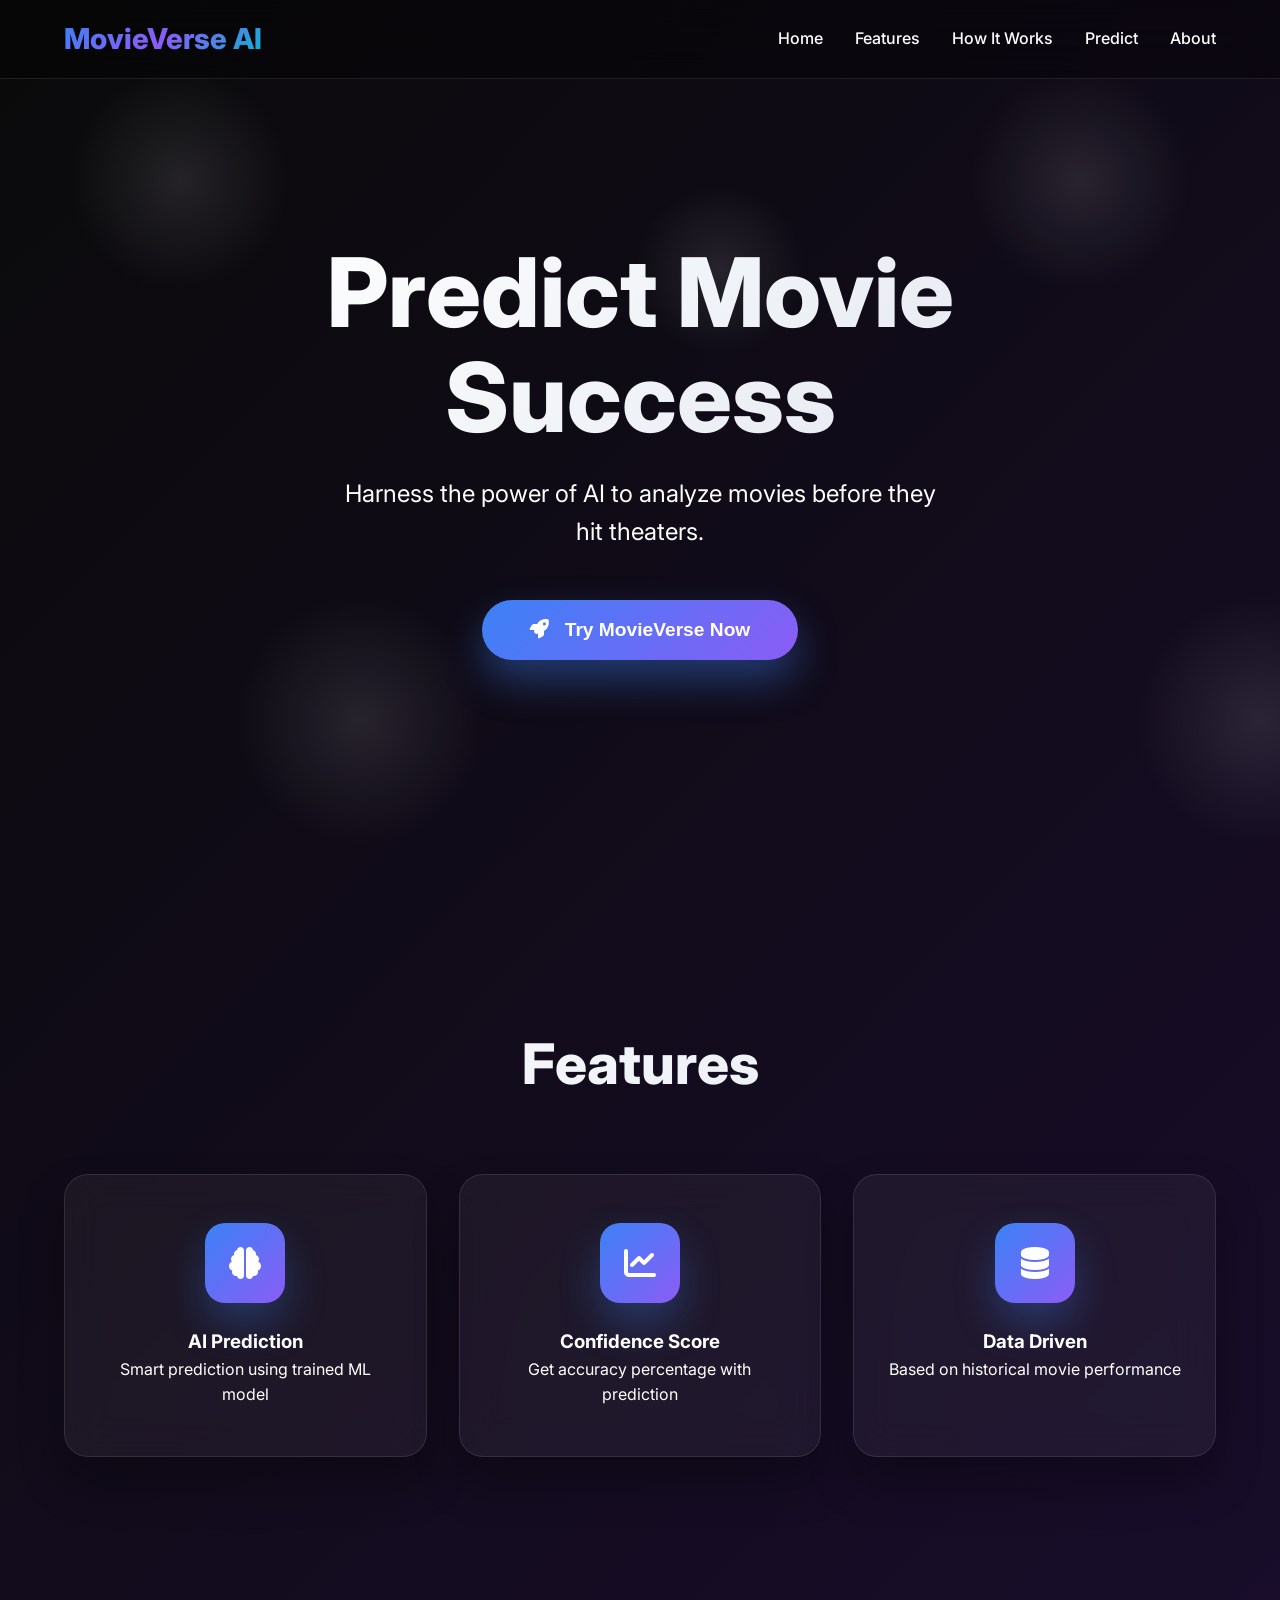
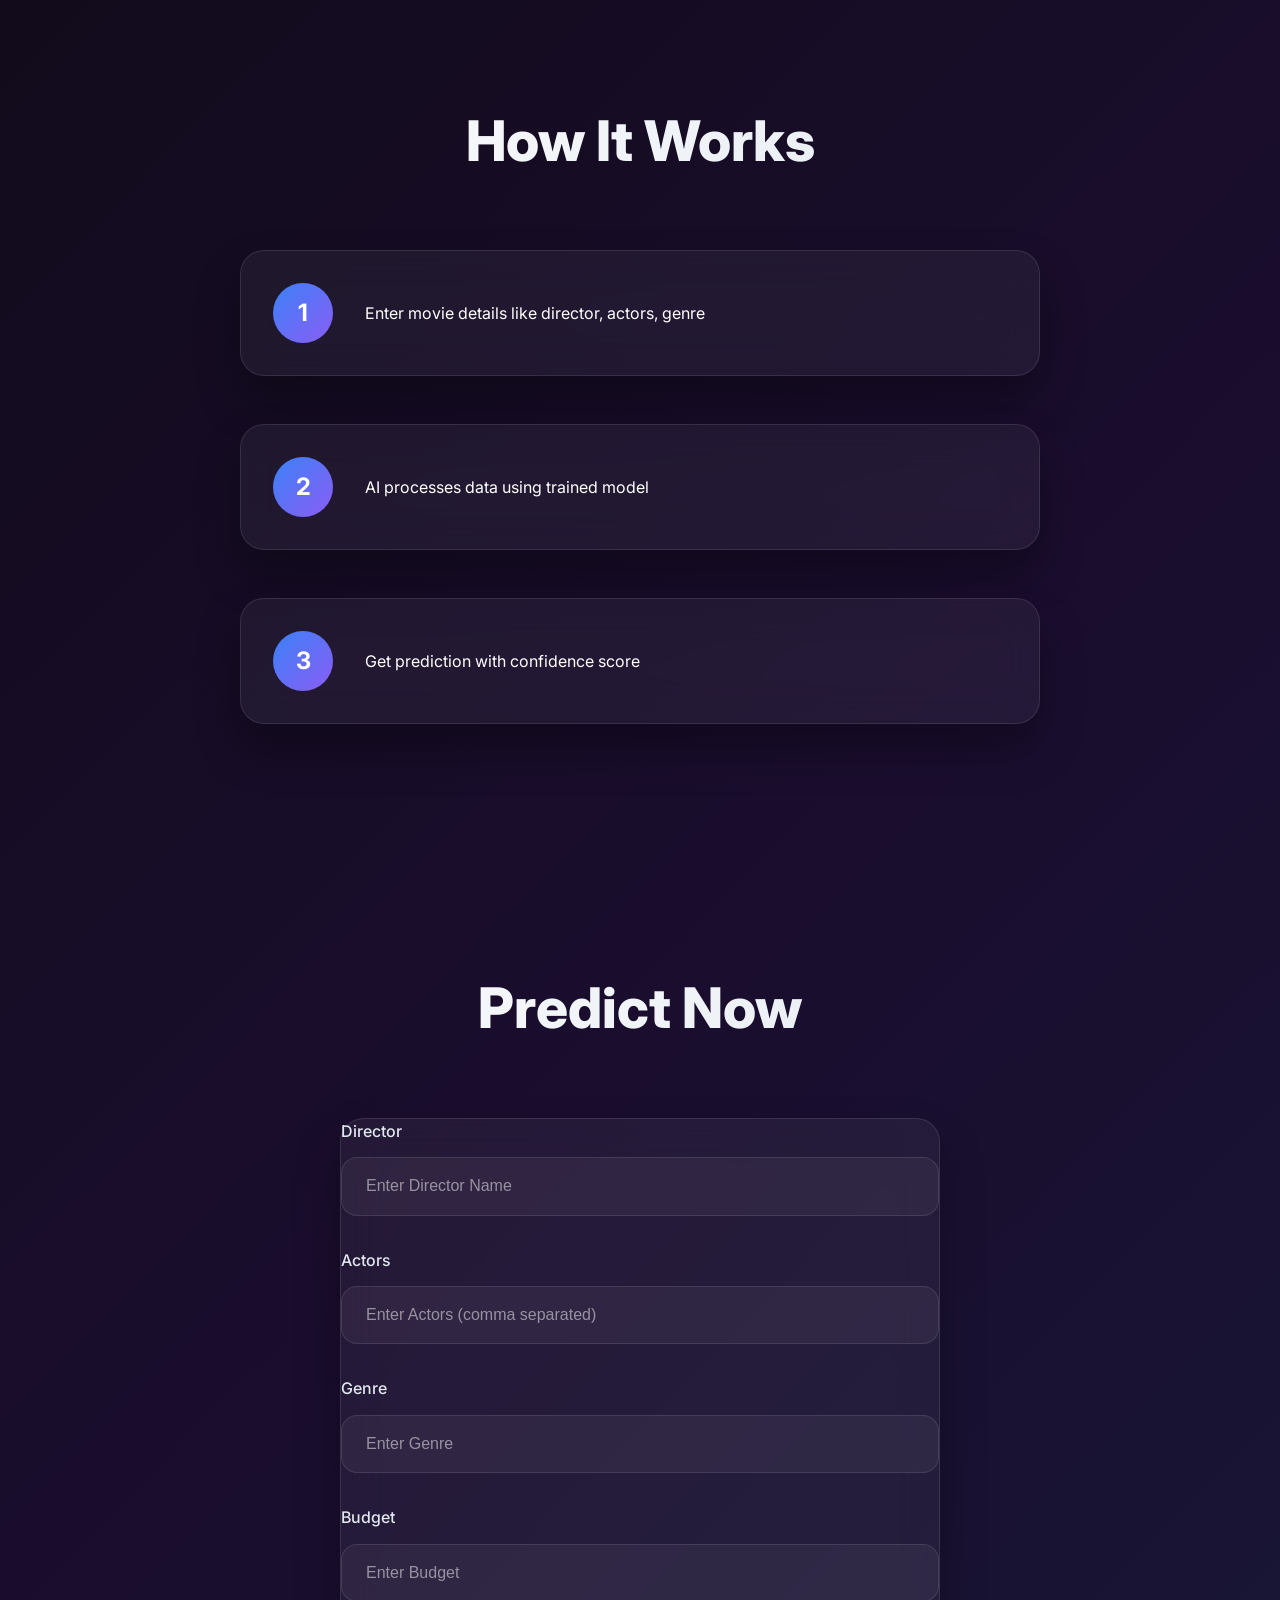
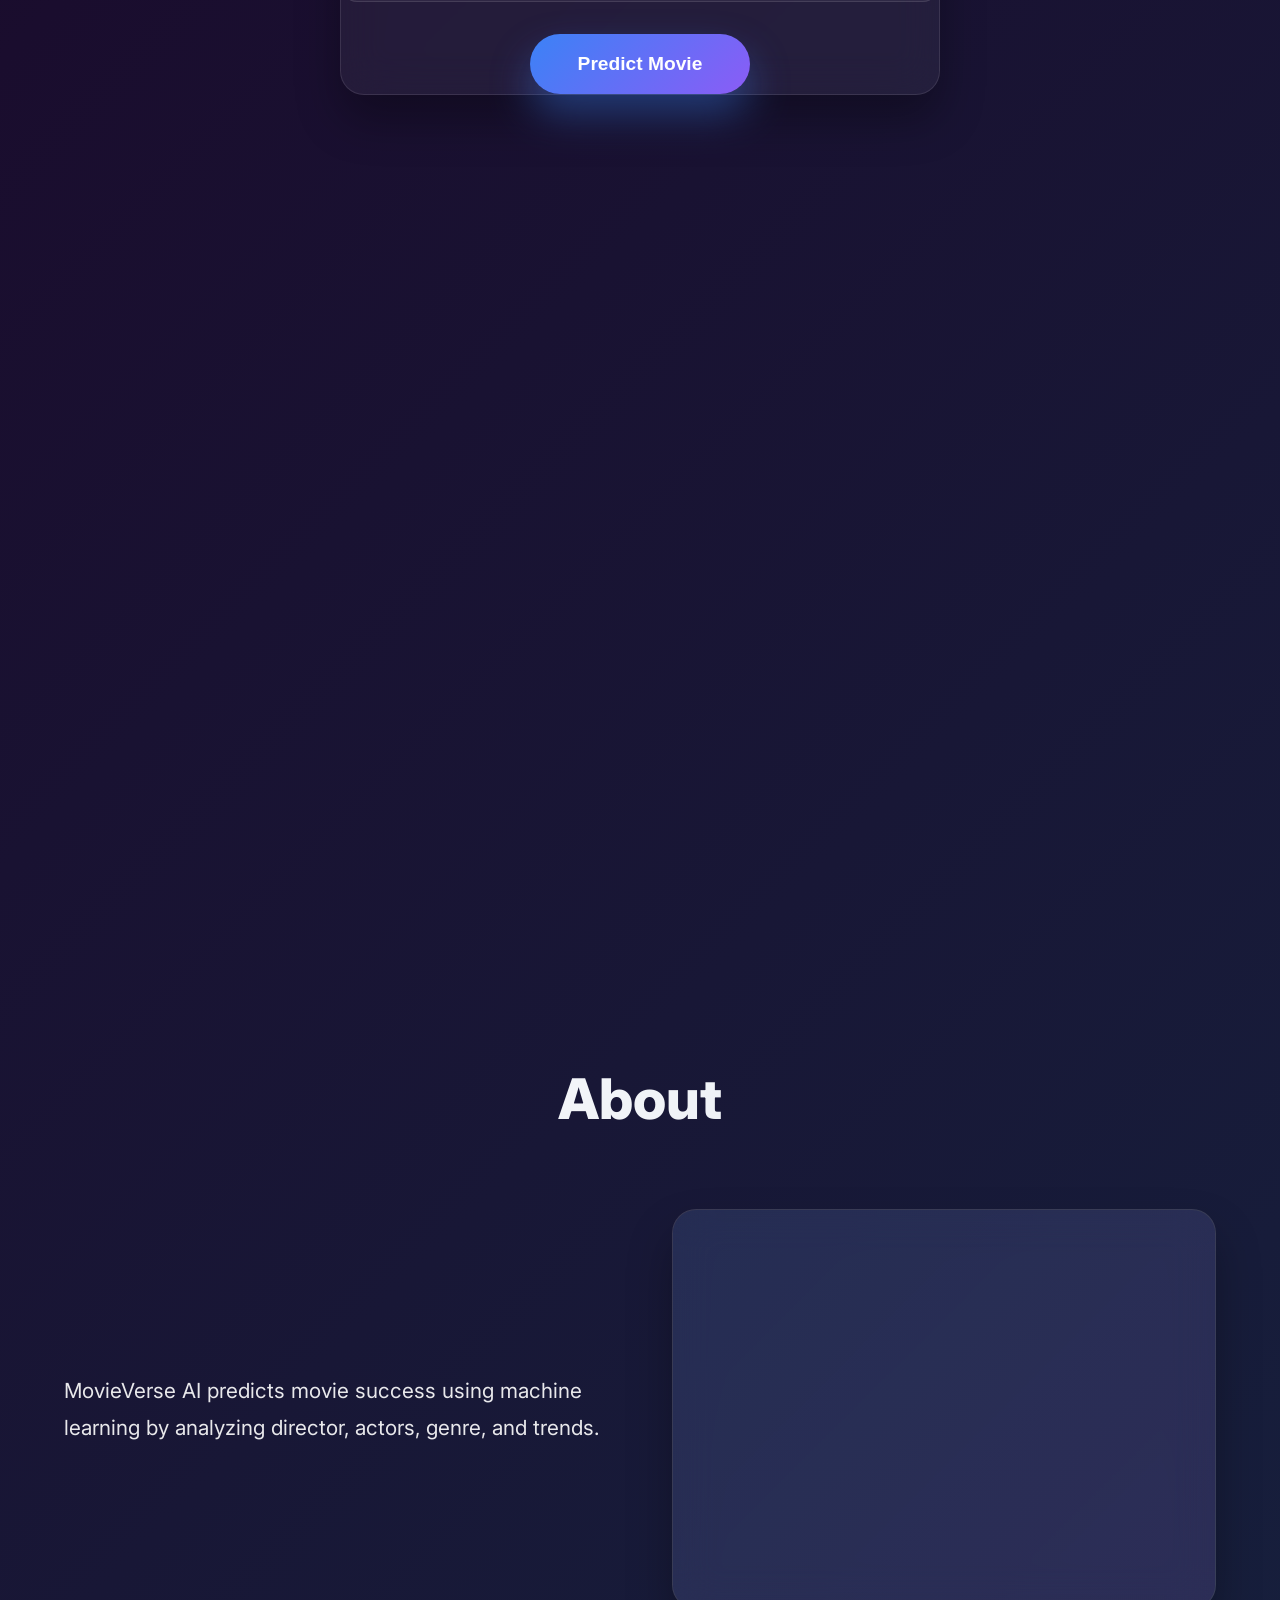
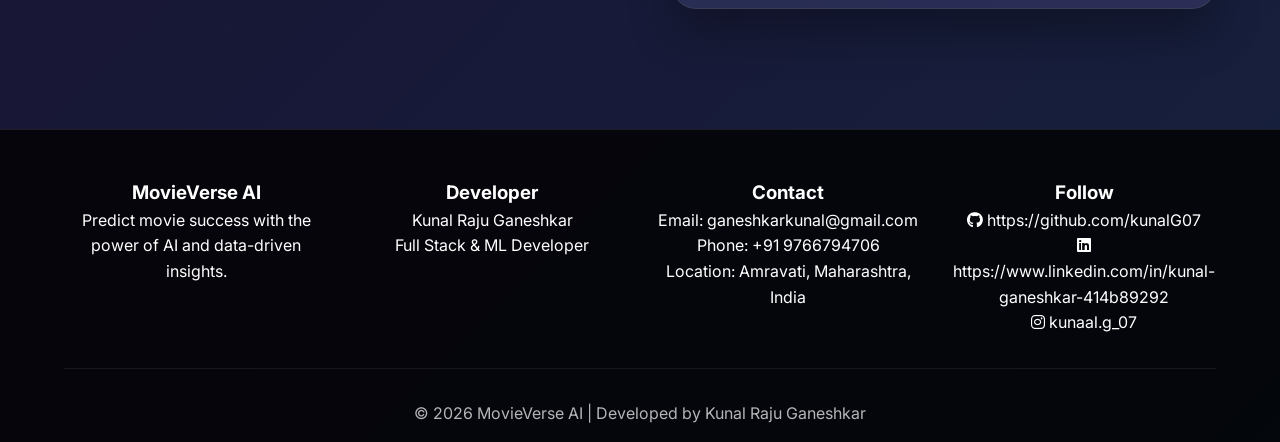
<file: index.html>
<!DOCTYPE html>
<html lang="en">
<head>
    <meta charset="UTF-8">
    <meta name="viewport" content="width=device-width, initial-scale=1.0">
    <title>MovieVerse AI - Predict Your Movie's Success</title>
    <link href="https://fonts.googleapis.com/css2?family=Inter:wght@300;400;500;600;700;800&display=swap" rel="stylesheet">
    <link rel="stylesheet" href="https://cdnjs.cloudflare.com/ajax/libs/font-awesome/6.4.0/css/all.min.css">
    <link rel="stylesheet" href="style.css">
</head>
<body>
    <!-- Navbar -->
<nav class="navbar">
    <div class="nav-container">
        <div class="logo">MovieVerse AI</div>
        <ul class="nav-links">
    <li><a href="#home">Home</a></li>
    <li><a href="#features">Features</a></li>
    <li><a href="#how">How It Works</a></li>
    <li><a href="#predict">Predict</a></li>
    <li><a href="#about">About</a></li>
</ul>
    </div>
</nav>

<!-- Hero -->
<section id="home" class="hero">
    <div class="hero-content">
        <h1 class="animate-fadeInUp">Predict Movie Success</h1>
        <p class="animate-fadeInUp">Harness the power of AI to analyze movies before they hit theaters.</p>
        <button class="cta-button glow-btn animate-fadeInUp" onclick="scrollToPredict()">
            <i class="fas fa-rocket"></i> Try MovieVerse Now
        </button>
    </div>
</section>

<!-- Features -->
<section id="features" class="section reveal">
    <h2 class="section-title">Features</h2>
    <div class="features-grid">
        <div class="feature-card glass">
            <div class="feature-icon"><i class="fas fa-brain"></i></div>
            <h3>AI Prediction</h3>
            <p>Smart prediction using trained ML model</p>
        </div>

        <div class="feature-card glass">
            <div class="feature-icon"><i class="fas fa-chart-line"></i></div>
            <h3>Confidence Score</h3>
            <p>Get accuracy percentage with prediction</p>
        </div>

        <div class="feature-card glass">
            <div class="feature-icon"><i class="fas fa-database"></i></div>
            <h3>Data Driven</h3>
            <p>Based on historical movie performance</p>
        </div>
    </div>
</section>

<!-- How It Works -->
<section id="how" class="section reveal">
    <h2 class="section-title">How It Works</h2>
    <div class="steps">
        <div class="step glass">
            <div class="step-number">1</div>
            <p>Enter movie details like director, actors, genre</p>
        </div>

        <div class="step glass">
            <div class="step-number">2</div>
            <p>AI processes data using trained model</p>
        </div>

        <div class="step glass">
            <div class="step-number">3</div>
            <p>Get prediction with confidence score</p>
        </div>
    </div>
</section>

<!-- Prediction Form -->
<section id="predict" class="section reveal">
    <h2 class="section-title">Predict Now</h2>
    <div class="input-form glass">
        <div class="form-group">
            <label>Director</label>
            <input id="director" type="text" placeholder="Enter Director Name">
        </div>

        <div class="form-group">
            <label>Actors</label>
            <input id="actors" type="text" placeholder="Enter Actors (comma separated)">
        </div>

        <div class="form-group">
            <label>Genre</label>
            <input id="genre" type="text" placeholder="Enter Genre">

        </div>

        <div class="form-group">
            <label>Budget</label>
            <input id="budget" type="number" placeholder="Enter Budget">
        </div>

        <div class="btn-center">
        <button class="cta-button glow-btn" onclick="predictMovie()">
            Predict Movie
        </button>
        </div>
    </div>
</section>

<!-- Result -->
<section class="result-section">
    <div class="result-container">

        <!-- Loading -->
        <div class="loading">
            <div class="spinner"></div>
            <p>Analyzing Movie...</p>
        </div>

        <!-- Result Output -->
        <div class="result">
            <h1 class="result-title result-hit">HIT</h1>

            <div class="confidence-meter">
                <div class="meter-bg">
                    <div class="meter-fill">85%</div>
                </div>
            </div>

            <p class="confidence-text">Confidence Score</p>
        </div>

    </div>
</section>

<!-- About -->
<section id="about" class="section reveal">
    <h2 class="section-title">About</h2>
    <div class="about-content">
        <div class="about-text">
            MovieVerse AI predicts movie success using machine learning by analyzing director, actors, genre, and trends.
        </div>
        <div class="about-image glass"></div>
    </div>
</section>

<!-- Footer -->
<footer class="footer">
    <div class="footer-content">
        
        <!-- Brand -->
        <div>
            <h3>MovieVerse AI</h3>
            <p>Predict movie success with the power of AI and data-driven insights.</p>
        </div>

        <!-- Developer -->
        <div>
            <h3>Developer</h3>
            <p>Kunal Raju Ganeshkar</p>
            <p>Full Stack & ML Developer</p>
        </div>

        <!-- Contact Info -->
        <div>
            <h3>Contact</h3>
            <p>Email: ganeshkarkunal@gmail.com</p>
            <p>Phone: +91 9766794706</p>
            <p>Location: Amravati, Maharashtra, India</p>
        </div>

        <!-- Social Links -->
        <div>
            <h3>Follow</h3>
            <p><i class="fab fa-github"></i> https://github.com/kunalG07 </p>
            <p><i class="fab fa-linkedin"></i> https://www.linkedin.com/in/kunal-ganeshkar-414b89292</p>
            <p><i class="fab fa-instagram"></i> kunaal.g_07</p>
        </div>

    </div>

    <div class="footer-bottom">
        <p>© 2026 MovieVerse AI | Developed by Kunal Raju Ganeshkar</p>
    </div>
</footer>
<script src="script.js"></script>
</body>
</html>
</file>
<file: style.css>
* {
            margin: 0;
            padding: 0;
            box-sizing: border-box;
        }

        body {
            font-family: 'Inter', sans-serif;
            background: linear-gradient(135deg, #0a0a0a 0%, #1a0d2e 50%, #16213e 100%);
            color: #ffffff;
            overflow-x: hidden;
            line-height: 1.6;
        }

        /* Glassmorphism Effect */
        .glass {
            background: rgba(255, 255, 255, 0.05);
            backdrop-filter: blur(20px);
            border: 1px solid rgba(255, 255, 255, 0.1);
            box-shadow: 0 25px 45px rgba(0, 0, 0, 0.3);
            border-radius: 24px;
        }

        /* Animations */
        @keyframes fadeInUp {
            from {
                opacity: 0;
                transform: translateY(50px);
            }
            to {
                opacity: 1;
                transform: translateY(0);
            }
        }

        @keyframes glow {
            0%, 100% { box-shadow: 0 0 20px rgba(59, 130, 246, 0.5); }
            50% { box-shadow: 0 0 40px rgba(59, 130, 246, 0.8); }
        }

        @keyframes float {
            0%, 100% { transform: translateY(0px); }
            50% { transform: translateY(-20px); }
        }

        @keyframes spin {
            0% { transform: rotate(0deg); }
            100% { transform: rotate(360deg); }
        }

        @keyframes pulse {
            0%, 100% { transform: scale(1); }
            50% { transform: scale(1.05); }
        }

        .animate-fadeInUp {
            animation: fadeInUp 1s ease-out forwards;
        }

        .glow-btn {
            transition: all 0.3s ease;
            position: relative;
            overflow: hidden;
        }

        .glow-btn:hover {
            animation: glow 2s infinite;
            transform: translateY(-5px);
        }

        /* Navbar */
        .navbar {
            position: fixed;
            top: 0;
            width: 100%;
            padding: 1rem 5%;
            z-index: 1000;
            backdrop-filter: blur(20px);
            background: rgba(0, 0, 0, 0.3);
            border-bottom: 1px solid rgba(255, 255, 255, 0.1);
        }

        .nav-container {
            max-width: 1400px;
            margin: 0 auto;
            display: flex;
            justify-content: space-between;
            align-items: center;
        }

        .logo {
            font-size: 1.8rem;
            font-weight: 800;
            background: linear-gradient(135deg, #3b82f6, #8b5cf6, #06b6d4);
            -webkit-background-clip: text;
            -webkit-text-fill-color: transparent;
            background-clip: text;
        }

        .nav-links {
            display: flex;
            list-style: none;
            gap: 2rem;
        }

        .nav-links a {
            color: #ffffff;
            text-decoration: none;
            font-weight: 500;
            transition: all 0.3s ease;
            position: relative;
        }

        .nav-links a:hover {
            color: #3b82f6;
        }

        .nav-links a::after {
            content: '';
            position: absolute;
            width: 0;
            height: 2px;
            bottom: -5px;
            left: 0;
            background: linear-gradient(90deg, #3b82f6, #8b5cf6);
            transition: width 0.3s ease;
        }

        .nav-links a:hover::after {
            width: 100%;
        }

        /* Hero Section */
        .hero {
            min-height: 100vh;
            display: flex;
            align-items: center;
            justify-content: center;
            text-align: center;
            position: relative;
            overflow: hidden;
            padding: 0 5%;
        }

        .hero::before {
            content: '';
            position: absolute;
            top: 0;
            left: 0;
            right: 0;
            bottom: 0;
            background: url('data:image/svg+xml,<svg xmlns="http://www.w3.org/2000/svg" viewBox="0 0 1000 1000"><defs><radialGradient id="a" cx="50%" cy="50%"><stop offset="0%" stop-color="%23ffffff" stop-opacity="0.1"/><stop offset="100%" stop-color="%23ffffff" stop-opacity="0"/></radialGradient></defs><circle cx="200" cy="200" r="100" fill="url(%23a)"><animate attributeName="r" values="100;150;100" dur="8s" repeatCount="indefinite"/></circle><circle cx="800" cy="300" r="80" fill="url(%23a)"><animate attributeName="r" values="80;120;80" dur="10s" repeatCount="indefinite"/></circle><circle cx="400" cy="800" r="120" fill="url(%23a)"><animate attributeName="r" values="120;180;120" dur="12s" repeatCount="indefinite"/></circle></svg>');
            animation: float 20s infinite linear;
        }

        .hero-content {
            max-width: 900px;
            z-index: 2;
            position: relative;
        }

        .hero h1 {
            font-size: clamp(3rem, 8vw, 6rem);
            font-weight: 800;
            margin-bottom: 1.5rem;
            background: linear-gradient(135deg, #ffffff, #e2e8f0);
            -webkit-background-clip: text;
            -webkit-text-fill-color: transparent;
            background-clip: text;
            line-height: 1.1;
        }

        .hero p {
            font-size: 1.5rem;
            margin-bottom: 3rem;
            opacity: 0.9;
            max-width: 600px;
            margin-left: auto;
            margin-right: auto;
        }
        .btn-center {
            display: flex;
            justify-content: center;
            margin-top: 2rem;
        }

        .cta-button {
            display: inline-flex;
            align-items: center;
            gap: 1rem;
            padding: 1.2rem 3rem;
            font-size: 1.2rem;
            font-weight: 600;
            background: linear-gradient(135deg, #3b82f6, #8b5cf6);
            border: none;
            border-radius: 50px;
            color: white;
            cursor: pointer;
            transition: all 0.4s cubic-bezier(0.175, 0.885, 0.32, 1.275);
            box-shadow: 0 20px 40px rgba(59, 130, 246, 0.4);
            position: relative;
            overflow: hidden;
        }

        .cta-button:hover {
            transform: translateY(-8px);
            box-shadow: 0 30px 60px rgba(59, 130, 246, 0.6);
        }

        .cta-button::before {
            content: '';
            position: absolute;
            top: 0;
            left: -100%;
            width: 100%;
            height: 100%;
            background: linear-gradient(90deg, transparent, rgba(255,255,255,0.3), transparent);
            transition: left 0.5s;
        }

        .cta-button:hover::before {
            left: 150%;
        }

        /* Sections */
        .section {
            padding: 120px 5%;
            max-width: 1400px;
            margin: 0 auto;
        }

        .section-title {
            font-size: 3.5rem;
            font-weight: 800;
            text-align: center;
            margin-bottom: 4rem;
            background: linear-gradient(135deg, #ffffff, #e2e8f0);
            -webkit-background-clip: text;
            -webkit-text-fill-color: transparent;
            background-clip: text;
        }

        /* About Section */
        .about-content {
            display: grid;
            grid-template-columns: 1fr 1fr;
            gap: 4rem;
            align-items: center;
        }

        .about-text {
            font-size: 1.3rem;
            line-height: 1.8;
            opacity: 0.9;
        }

        .about-image {
            position: relative;
            height: 400px;
            border-radius: 24px;
            overflow: hidden;
        }

        .about-image::before {
            content: '';
            position: absolute;
            top: 0;
            left: 0;
            right: 0;
            bottom: 0;
            background: linear-gradient(135deg, #3b82f6, #8b5cf6);
            opacity: 0.1;
            animation: pulse 3s infinite;
        }

        /* Features Section */
        .features-grid {
            display: grid;
            grid-template-columns: repeat(auto-fit, minmax(350px, 1fr));
            gap: 2rem;
        }

        .feature-card {
            padding: 3rem 2rem;
            text-align: center;
            transition: all 0.4s ease;
            position: relative;
            overflow: hidden;
        }

        .feature-card:hover {
            transform: translateY(-20px) scale(1.02);
        }

        .feature-icon {
            width: 80px;
            height: 80px;
            margin: 0 auto 1.5rem;
            background: linear-gradient(135deg, #3b82f6, #8b5cf6);
            border-radius: 20px;
            display: flex;
            align-items: center;
            justify-content: center;
            font-size: 2rem;
            box-shadow: 0 20px 40px rgba(59, 130, 246, 0.3);
        }

        /* How It Works */
        .steps {
            display: flex;
            flex-direction: column;
            gap: 3rem;
            max-width: 800px;
            margin: 0 auto;
        }

        .step {
            display: flex;
            align-items: center;
            gap: 2rem;
            padding: 2rem;
        }

        .step-number {
            width: 60px;
            height: 60px;
            border-radius: 50%;
            background: linear-gradient(135deg, #3b82f6, #8b5cf6);
            display: flex;
            align-items: center;
            justify-content: center;
            font-weight: 700;
            font-size: 1.5rem;
            flex-shrink: 0;
        }

        /* Input Form */
        .input-form {
            max-width: 600px;
            margin: 0 auto;
        }

        .form-group {
            margin-bottom: 2rem;
        }

        .form-group label {
            display: block;
            margin-bottom: 0.8rem;
            font-weight: 500;
            color: #e2e8f0;
        }

        .form-group input, .form-group select {
            width: 100%;
            padding: 1.2rem 1.5rem;
            background: rgba(255, 255, 255, 0.05);
            border: 1px solid rgba(255, 255, 255, 0.1);
            border-radius: 16px;
            color: white;
            font-size: 1rem;
            transition: all 0.3s ease;
        }

        .form-group input:focus, .form-group select:focus {
            outline: none;
            border-color: #3b82f6;
            box-shadow: 0 0 0 3px rgba(59, 130, 246, 0.2);
        }

        .form-group input::placeholder {
            color: rgba(255, 255, 255, 0.5);
        }

        /* Result Section */
         .loading {
         display: none;   /* ❌ change from flex */
         flex-direction: column;
         align-items: center;
    	 gap: 2rem;
	 }
          
        .result-section {
            min-height: 80vh;
            display: flex;
            align-items: center;
            justify-content: center;
            text-align: center;
            position: relative;
        }

        .result-container {
            max-width: 600px;
            width: 100%;
        }

        .spinner {
            width: 80px;
            height: 80px;
            border: 4px solid rgba(255, 255, 255, 0.1);
            border-top: 4px solid #3b82f6;
            border-radius: 50%;
            animation: spin 1s linear infinite;
        }

        .result {
            display: none;
        }

        .result.show {
            display: block;
            animation: fadeInUp 1s ease-out;
        }

        .result-title {
            font-size: clamp(4rem, 15vw, 8rem);
            font-weight: 800;
            margin-bottom: 1rem;
            text-shadow: 0 0 40px currentColor;
        }

        .result-hit { color: #10b981; }
        .result-average { color: #f59e0b; }
        .result-flop { color: #ef4444; }

        .confidence-meter {
            width: 250px;
            height: 250px;
            margin: 2rem auto;
            position: relative;
        }

        .meter-bg {
            width: 100%;
            height: 100%;
            border-radius: 50%;
            background: conic-gradient(#10b981 0deg 270deg, #f59e0b 270deg 330deg, #ef4444 330deg 360deg);
            position: relative;
        }

        .meter-fill {
            position: absolute;
            top: 15%;
            left: 15%;
            right: 15%;
            bottom: 15%;
            background: radial-gradient(circle, rgba(255,255,255,0.1) 0%, transparent 70%);
            border-radius: 50%;
            display: flex;
            align-items: center;
            justify-content: center;
            font-size: 2rem;
            font-weight: 700;
        }

        .confidence-text {
            font-size: 1.5rem;
            margin-top: 1rem;
            opacity: 0.9;
        }

        /* Footer */
        .footer {
            background: rgba(0, 0, 0, 0.8);
            padding: 3rem 5% 1rem;
            text-align: center;
            border-top: 1px solid rgba(255, 255, 255, 0.1);
        }

        .footer-content {
            max-width: 1400px;
            margin: 0 auto;
            display: grid;
            grid-template-columns: repeat(auto-fit, minmax(250px, 1fr));
            gap: 2rem;
            margin-bottom: 2rem;
        }

        .footer-bottom {
            border-top: 1px solid rgba(255, 255, 255, 0.1);
            padding-top: 2rem;
            opacity: 0.7;
        }

        /* Responsive */
        @media (max-width: 768px) {
            .navbar {
                padding: 1rem 5%;
            }

            .nav-links {
                display: none;
            }

            .about-content {
                grid-template-columns: 1fr;
                text-align: center;
            }

            .step {
                flex-direction: column;
                text-align: center;
            }

            .section {
                padding: 80px 5%;
            }
        }

        /* Scroll Animations */
        .reveal {
            opacity: 0;
            transform: translateY(50px);
            transition: all 1s ease;
        }

        .reveal.active {
            opacity: 1;
            transform: translateY(0);
        }

        /* Custom Scrollbar */
        ::-webkit-scrollbar {
            width: 12px;
        }

        ::-webkit-scrollbar-track {
            background: rgba(255, 255, 255, 0.05);
        }

        ::-webkit-scrollbar-thumb {
            background: linear-gradient(135deg, #3b82f6, #8b5cf6);
            border-radius: 6px;
        }
</file>
